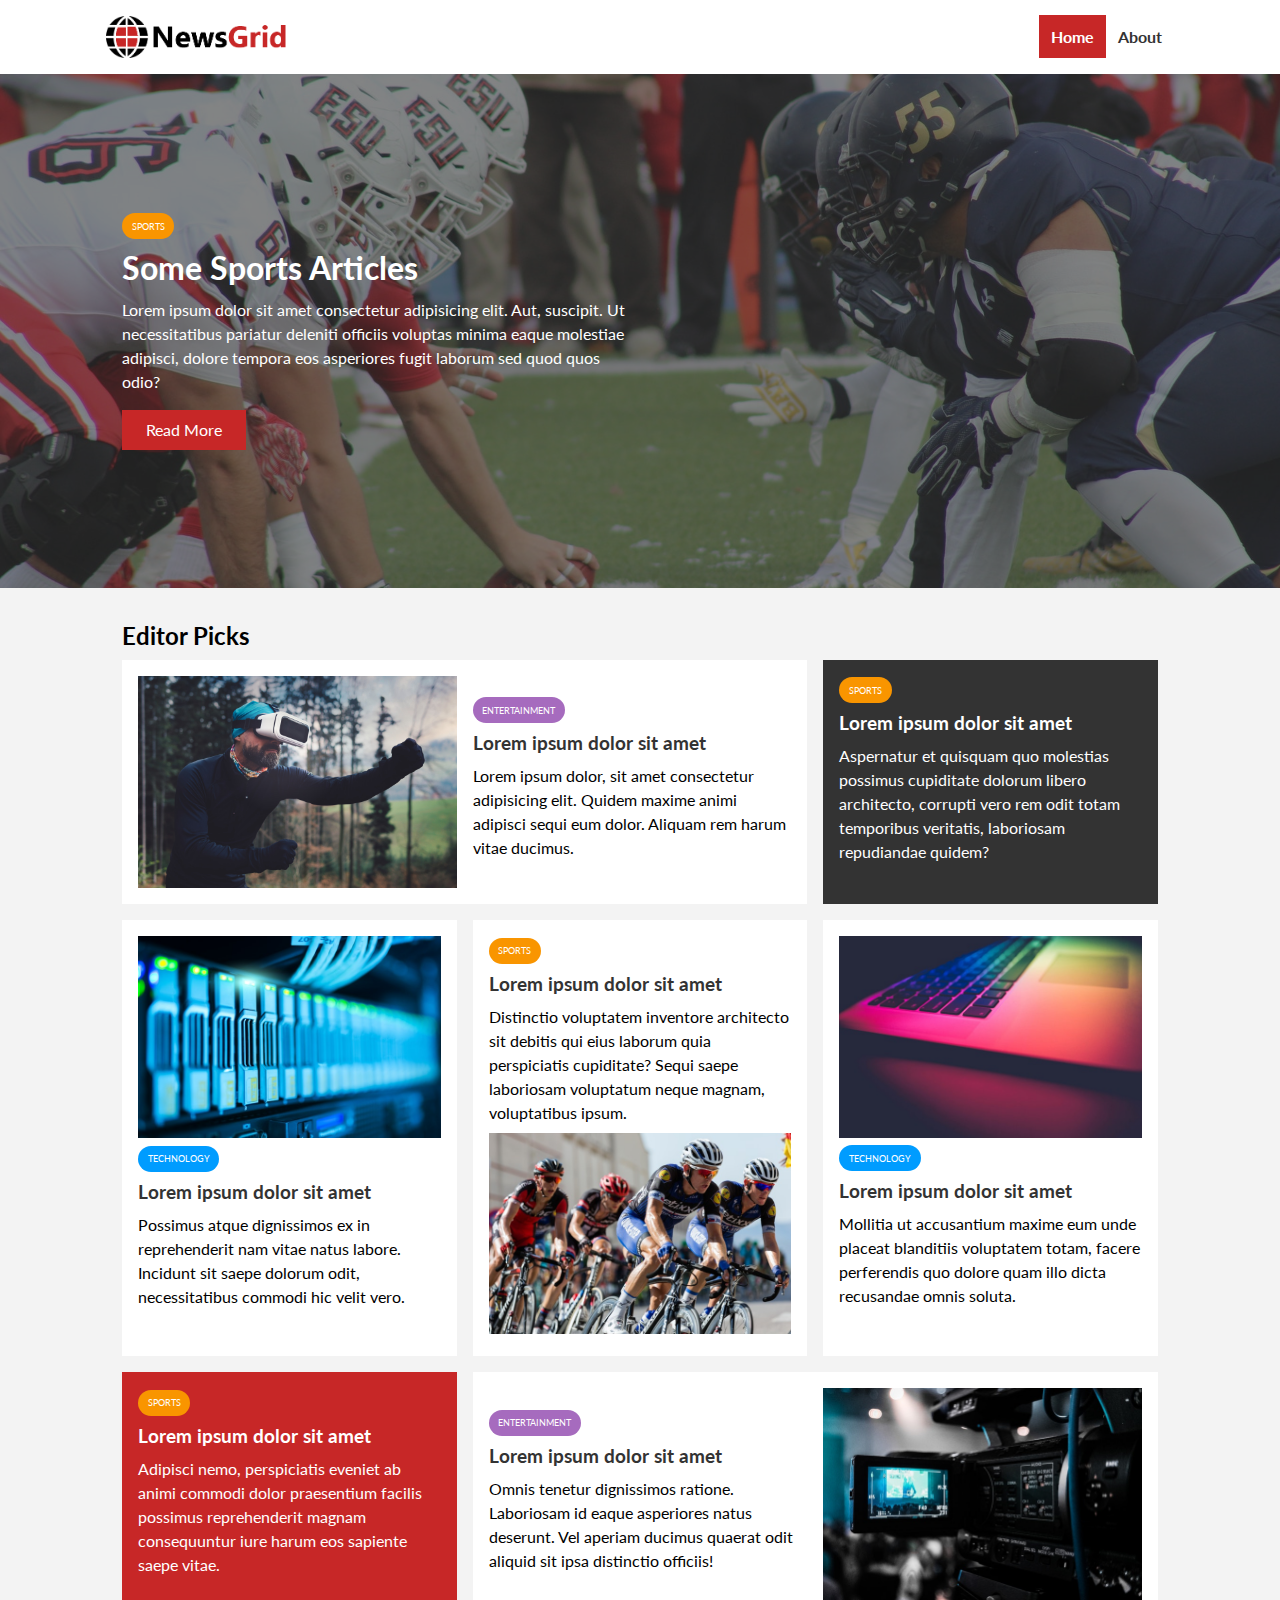
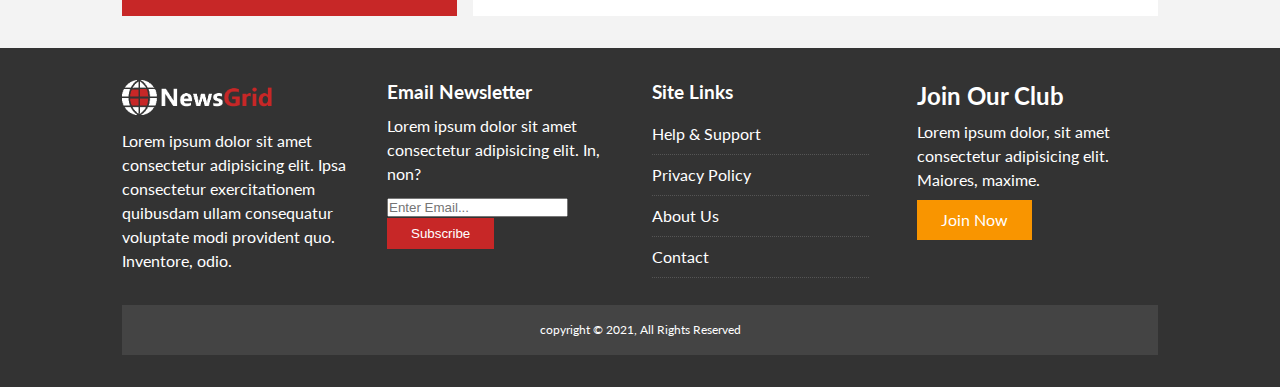
<file: index.html>
<!DOCTYPE html>
<html lang="en">
  <head>
    <meta charset="UTF-8" />
    <meta http-equiv="X-UA-Compatible" content="IE=edge" />
    <meta name="viewport" content="width=device-width, initial-scale=1.0" />

    <link
      rel="stylesheet"
      href="https://use.fontawesome.com/releases/v5.6.3/css/all.css"
      integrity="sha384-UHRtZLI+pbxtHCWp1t77Bi1L4ZtiqrqD80Kn4Z8NTSRyMA2Fd33n5dQ8lWUE00s/"
      crossorigin="anonymous"
    />
    <link
      href="https://fonts.googleapis.com/css?family=Lato|Staatliches"
      rel="stylesheet"
    />
    <link rel="stylesheet" href="css/style.css" />
    <link
      rel="stylesheet"
      media="screen and(max-width: 768px)"
      href="css/mobile.css"
    />

    <!-- tool.dynamicdrive.com/favicon -->
    <link rel="shortcut icon" href="image/x-icon" href="favicon.ico" />

    <title>NewsGrid | Latest News</title>
  </head>
  <body>
    <!-- navbar created using grid instead of flex - an example of flex navbar is in chapter 7 edgeledger website -->

    <!-- #main-nav>.container>img[src="img/logo.png" alt="NewsGrid"].logo+.social>a[href="http://facebook.com" target="_blank"]>i.fab.fa-facebook.fa-2x -->

    <nav id="main-nav">
      <!-- container is the actual grid item -->
      <div class="container">
        <img src="img/logo.png" alt="NewsGrid" class="logo" />
        <div class="social">
          <a href="http://facebook.com" target="_blank"
            ><i class="fab fa-facebook fa-2x"></i
          ></a>
          <a href="http://twitter.com" target="_blank"
            ><i class="fab fa-twitter fa-2x"></i
          ></a>
          <a href="http://instagram.com" target="_blank"
            ><i class="fab fa-instagram fa-2x"></i
          ></a>
          <a href="http://youtube.com" target="_blank"
            ><i class="fab fa-youtube fa-2x"></i
          ></a>
        </div>
        <!-- ul>li*2>a.current[href="index.html"]{Home} -->
        <ul>
          <li><a href="index.html" class="current">Home</a></li>
          <li><a href="about.html">About</a></li>
        </ul>
      </div>
    </nav>

    <!-- Showcase -->

    <!-- header#showcase>.container>.showcase-container>.showcase-content>.category.category-sports{Sports}+h1{SomeSports Articles}+(p>lorem30)+a[href="article.html"].btn.btn-primary{Read More} -->
    <header id="showcase">
      <div class="container">
        <!-- going to have only one grid item. normally flex would be used for this -->
        <div class="showcase-container">
          <div class="showcase-content">
            <div class="category category-sports">Sports</div>
            <h1>Some Sports Articles</h1>
            <p>
              Lorem ipsum dolor sit amet consectetur adipisicing elit. Aut,
              suscipit. Ut necessitatibus pariatur deleniti officiis voluptas
              minima eaque molestiae adipisci, dolore tempora eos asperiores
              fugit laborum sed quod quos odio?
            </p>
            <a href="article.html" class="btn btn-primary">Read More</a>
          </div>
        </div>
      </div>
    </header>

    <!-- Home Articles -->

    <!-- section#home-articles.py-2>.container>h2{Editor Picks}+.articles-container>(article.card>img[src="img/articles/ent1.jpg"alt=""]+div>.category.category-ent{Entertainment}+(h3>a[href="article.html"]{Lorem ipsum dolor sit amet})+p>lorem20)*7 -->
    <section id="home-articles" class="py-2">
      <div class="container">
        <h2>Editor Picks</h2>
        <div class="articles-container">
          <article class="card">
            <img src="img/articles/ent1.jpg" alt="" />
            <div>
              <div class="category category-ent">Entertainment</div>
              <h3><a href="article.html">Lorem ipsum dolor sit amet</a></h3>
              <p>
                Lorem ipsum dolor, sit amet consectetur adipisicing elit. Quidem
                maxime animi adipisci sequi eum dolor. Aliquam rem harum vitae
                ducimus.
              </p>
            </div>
          </article>
          <article class="card bg-dark">
            <div class="category category-sports">Sports</div>
            <h3><a href="article.html">Lorem ipsum dolor sit amet</a></h3>
            <p>
              Aspernatur et quisquam quo molestias possimus cupiditate dolorum
              libero architecto, corrupti vero rem odit totam temporibus
              veritatis, laboriosam repudiandae quidem?
            </p>
          </article>
          <article class="card">
            <img src="img/articles/tech1.jpg" alt="" />
            <div class="category category-tech">Technology</div>
            <h3><a href="article.html">Lorem ipsum dolor sit amet</a></h3>
            <p>
              Possimus atque dignissimos ex in reprehenderit nam vitae natus
              labore. Incidunt sit saepe dolorum odit, necessitatibus commodi
              hic velit vero.
            </p>
          </article>
          <article class="card">
            <div class="category category-sports">Sports</div>
            <h3><a href="article.html">Lorem ipsum dolor sit amet</a></h3>
            <p>
              Distinctio voluptatem inventore architecto sit debitis qui eius
              laborum quia perspiciatis cupiditate? Sequi saepe laboriosam
              voluptatum neque magnam, voluptatibus ipsum.
            </p>
            <img src="img/articles/sports1.jpg" alt="" />
          </article>
          <article class="card">
            <img src="img/articles/tech2.jpg" alt="" />
            <div>
              <div class="category category-tech">Technology</div>
              <h3><a href="article.html">Lorem ipsum dolor sit amet</a></h3>
              <p>
                Mollitia ut accusantium maxime eum unde placeat blanditiis
                voluptatem totam, facere perferendis quo dolore quam illo dicta
                recusandae omnis soluta.
              </p>
            </div>
          </article>
          <article class="card bg-primary">
            <div class="category category-sports">Sports</div>
            <h3><a href="article.html">Lorem ipsum dolor sit amet</a></h3>
            <p>
              Adipisci nemo, perspiciatis eveniet ab animi commodi dolor
              praesentium facilis possimus reprehenderit magnam consequuntur
              iure harum eos sapiente saepe vitae.
            </p>
          </article>
          <article class="card">
            <div>
              <div class="category category-ent">Entertainment</div>
              <h3><a href="article.html">Lorem ipsum dolor sit amet</a></h3>
              <p>
                Omnis tenetur dignissimos ratione. Laboriosam id eaque
                asperiores natus deserunt. Vel aperiam ducimus quaerat odit
                aliquid sit ipsa distinctio officiis!
              </p>
            </div>
            <img src="img/articles/ent2.jpg" alt="" />
          </article>
        </div>
      </div>
    </section>

    <footer id="main-footer" class="py-2">
      <div class="container footer-container">
        <div>
          <img src="img/logo_light.png" alt="NewsGrid" />
          <p>
            Lorem ipsum dolor sit amet consectetur adipisicing elit. Ipsa
            consectetur exercitationem quibusdam ullam consequatur voluptate
            modi provident quo. Inventore, odio.
          </p>
        </div>
        <div>
          <h3>Email Newsletter</h3>
          <p>
            Lorem ipsum dolor sit amet consectetur adipisicing elit. In, non?
          </p>
          <form name="contact" method="POST" data-netlify="true">
            <input type="email" name="email" placeholder="Enter Email..." />
            <input type="submit" value="Subscribe" class="btn btn-primary" />
          </form>
        </div>
        <div>
          <h3>Site Links</h3>
          <ul class="list">
            <li><a href="#">Help & Support</a></li>
            <li><a href="#">Privacy Policy</a></li>
            <li><a href="#">About Us</a></li>
            <li><a href="#">Contact</a></li>
          </ul>
        </div>
        <div>
          <h2>Join Our Club</h2>
          <p>
            Lorem ipsum dolor, sit amet consectetur adipisicing elit. Maiores,
            maxime.
          </p>
          <a href="#" class="btn btn-secondary">Join Now</a>
        </div>
        <div>
          <p>copyright &copy; 2021, All Rights Reserved</p>
        </div>
      </div>
    </footer>
  </body>
</html>
</file>
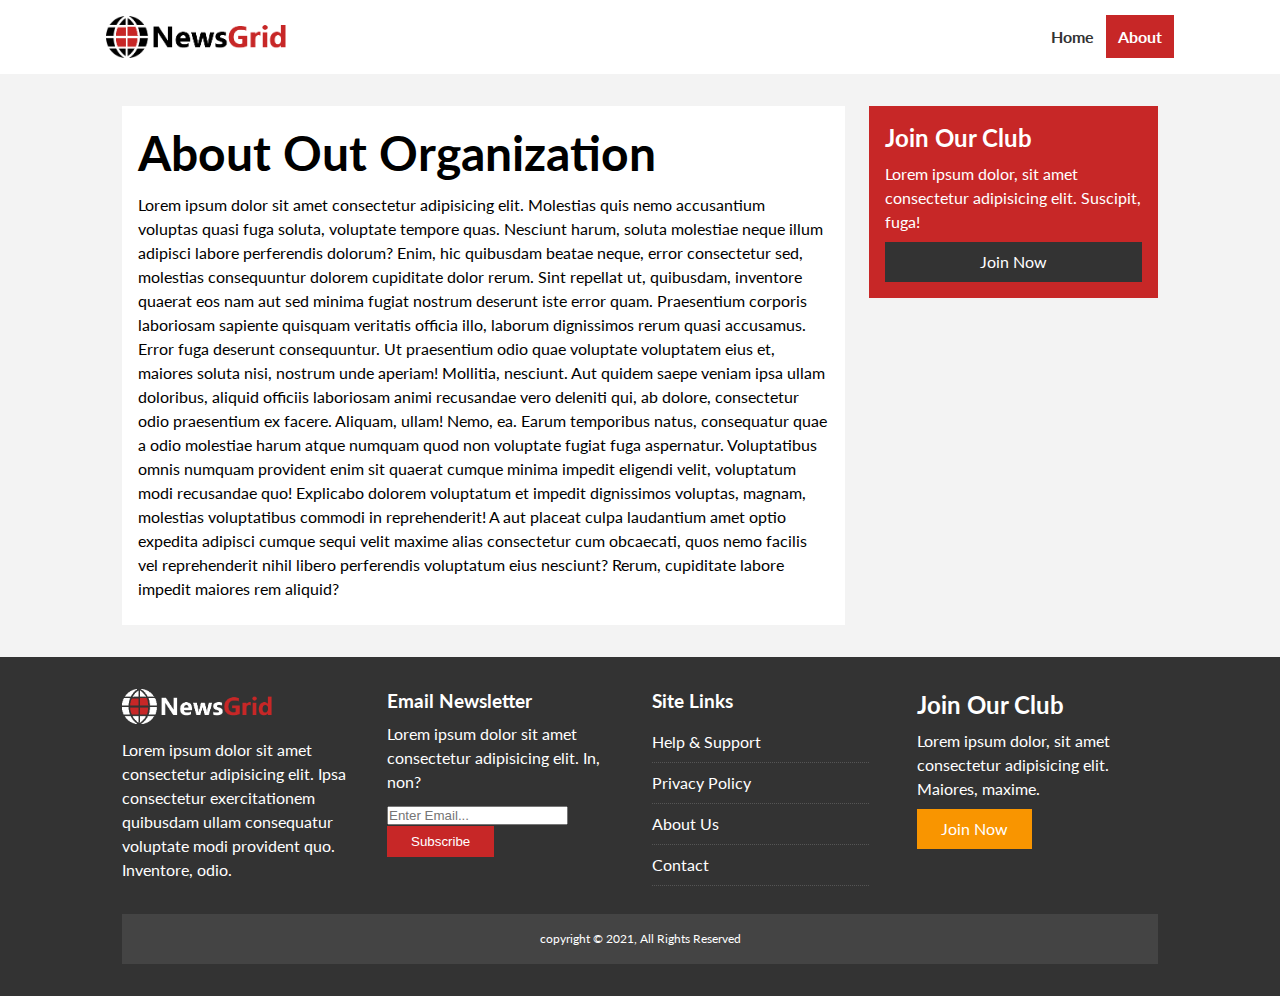
<file: about.html>
<!DOCTYPE html>
<html lang="en">
  <head>
    <meta charset="UTF-8" />
    <meta name="viewport" content="width=device-width, initial-scale=1.0" />
    <meta http-equiv="X-UA-Compatible" content="ie=edge" />
    <link
      rel="stylesheet"
      href="https://use.fontawesome.com/releases/v5.6.3/css/all.css"
      integrity="sha384-UHRtZLI+pbxtHCWp1t77Bi1L4ZtiqrqD80Kn4Z8NTSRyMA2Fd33n5dQ8lWUE00s/"
      crossorigin="anonymous"
    />
    <link
      href="https://fonts.googleapis.com/css?family=Lato|Staatliches"
      rel="stylesheet"
    />
    <link rel="stylesheet" href="css/style.css" />
    <link
      rel="stylesheet"
      media="screen and (max-width: 768px)"
      href="css/mobile.css"
    />
    <link rel="shortcut icon" type="image/x-icon" href="favicon.ico" />
    <title>NewsGrid | About</title>
  </head>
  <body>
    <nav id="main-nav">
      <div class="container">
        <img src="img/logo.png" alt="NewsGrid" class="logo" />
        <div class="social">
          <a href="http://facebook.com" target="_blank"
            ><i class="fab fa-facebook fa-2x"></i
          ></a>
          <a href="http://twitter.com" target="_blank"
            ><i class="fab fa-twitter fa-2x"></i
          ></a>
          <a href="http://instagram.com" target="_blank"
            ><i class="fab fa-instagram fa-2x"></i
          ></a>
          <a href="http://youtube.com" target="_blank"
            ><i class="fab fa-youtube fa-2x"></i
          ></a>
        </div>
        <ul>
          <li><a href="index.html">Home</a></li>
          <li><a class="current" href="about.html">About</a></li>
        </ul>
      </div>
    </nav>

    <section id="about">
      <div class="container">
        <div class="page-container">
          <article class="card">
            <h1 class="l-heading">About Out Organization</h1>
            <p>
              Lorem ipsum dolor sit amet consectetur adipisicing elit. Molestias
              quis nemo accusantium voluptas quasi fuga soluta, voluptate
              tempore quas. Nesciunt harum, soluta molestiae neque illum
              adipisci labore perferendis dolorum? Enim, hic quibusdam beatae
              neque, error consectetur sed, molestias consequuntur dolorem
              cupiditate dolor rerum. Sint repellat ut, quibusdam, inventore
              quaerat eos nam aut sed minima fugiat nostrum deserunt iste error
              quam. Praesentium corporis laboriosam sapiente quisquam veritatis
              officia illo, laborum dignissimos rerum quasi accusamus. Error
              fuga deserunt consequuntur. Ut praesentium odio quae voluptate
              voluptatem eius et, maiores soluta nisi, nostrum unde aperiam!
              Mollitia, nesciunt. Aut quidem saepe veniam ipsa ullam doloribus,
              aliquid officiis laboriosam animi recusandae vero deleniti qui, ab
              dolore, consectetur odio praesentium ex facere. Aliquam, ullam!
              Nemo, ea. Earum temporibus natus, consequatur quae a odio
              molestiae harum atque numquam quod non voluptate fugiat fuga
              aspernatur. Voluptatibus omnis numquam provident enim sit quaerat
              cumque minima impedit eligendi velit, voluptatum modi recusandae
              quo! Explicabo dolorem voluptatum et impedit dignissimos voluptas,
              magnam, molestias voluptatibus commodi in reprehenderit! A aut
              placeat culpa laudantium amet optio expedita adipisci cumque sequi
              velit maxime alias consectetur cum obcaecati, quos nemo facilis
              vel reprehenderit nihil libero perferendis voluptatum eius
              nesciunt? Rerum, cupiditate labore impedit maiores rem aliquid?
            </p>
          </article>

          <aside class="card bg-primary">
            <h2>Join Our Club</h2>
            <p>
              Lorem ipsum dolor, sit amet consectetur adipisicing elit.
              Suscipit, fuga!
            </p>
            <a href="#" class="btn btn-dark btn-block">Join Now</a>
          </aside>
        </div>
      </div>
    </section>

    <footer id="main-footer" class="py-2">
      <div class="container footer-container">
        <div>
          <img src="img/logo_light.png" alt="NewsGrid" />
          <p>
            Lorem ipsum dolor sit amet consectetur adipisicing elit. Ipsa
            consectetur exercitationem quibusdam ullam consequatur voluptate
            modi provident quo. Inventore, odio.
          </p>
        </div>
        <div>
          <h3>Email Newsletter</h3>
          <p>
            Lorem ipsum dolor sit amet consectetur adipisicing elit. In, non?
          </p>

          <form name="contact" method="POST" data-netlify="true">
            <input type="email" name="email" placeholder="Enter Email..." />
            <input type="submit" value="Subscribe" class="btn btn-primary" />
          </form>

          <!-- <form>
            <input type="email" placeholder="Enter Email..." />
            <input type="submit" value="Subscribe" class="btn btn-primary" />
          </form> -->
        </div>
        <div>
          <h3>Site Links</h3>
          <ul class="list">
            <li><a href="#">Help & Support</a></li>
            <li><a href="#">Privacy Policy</a></li>
            <li><a href="#">About Us</a></li>
            <li><a href="#">Contact</a></li>
          </ul>
        </div>
        <div>
          <h2>Join Our Club</h2>
          <p>
            Lorem ipsum dolor, sit amet consectetur adipisicing elit. Maiores,
            maxime.
          </p>
          <a href="#" class="btn btn-secondary">Join Now</a>
        </div>
        <div>
          <p>copyright &copy; 2021, All Rights Reserved</p>
        </div>
      </div>
    </footer>
  </body>
</html>
</file>
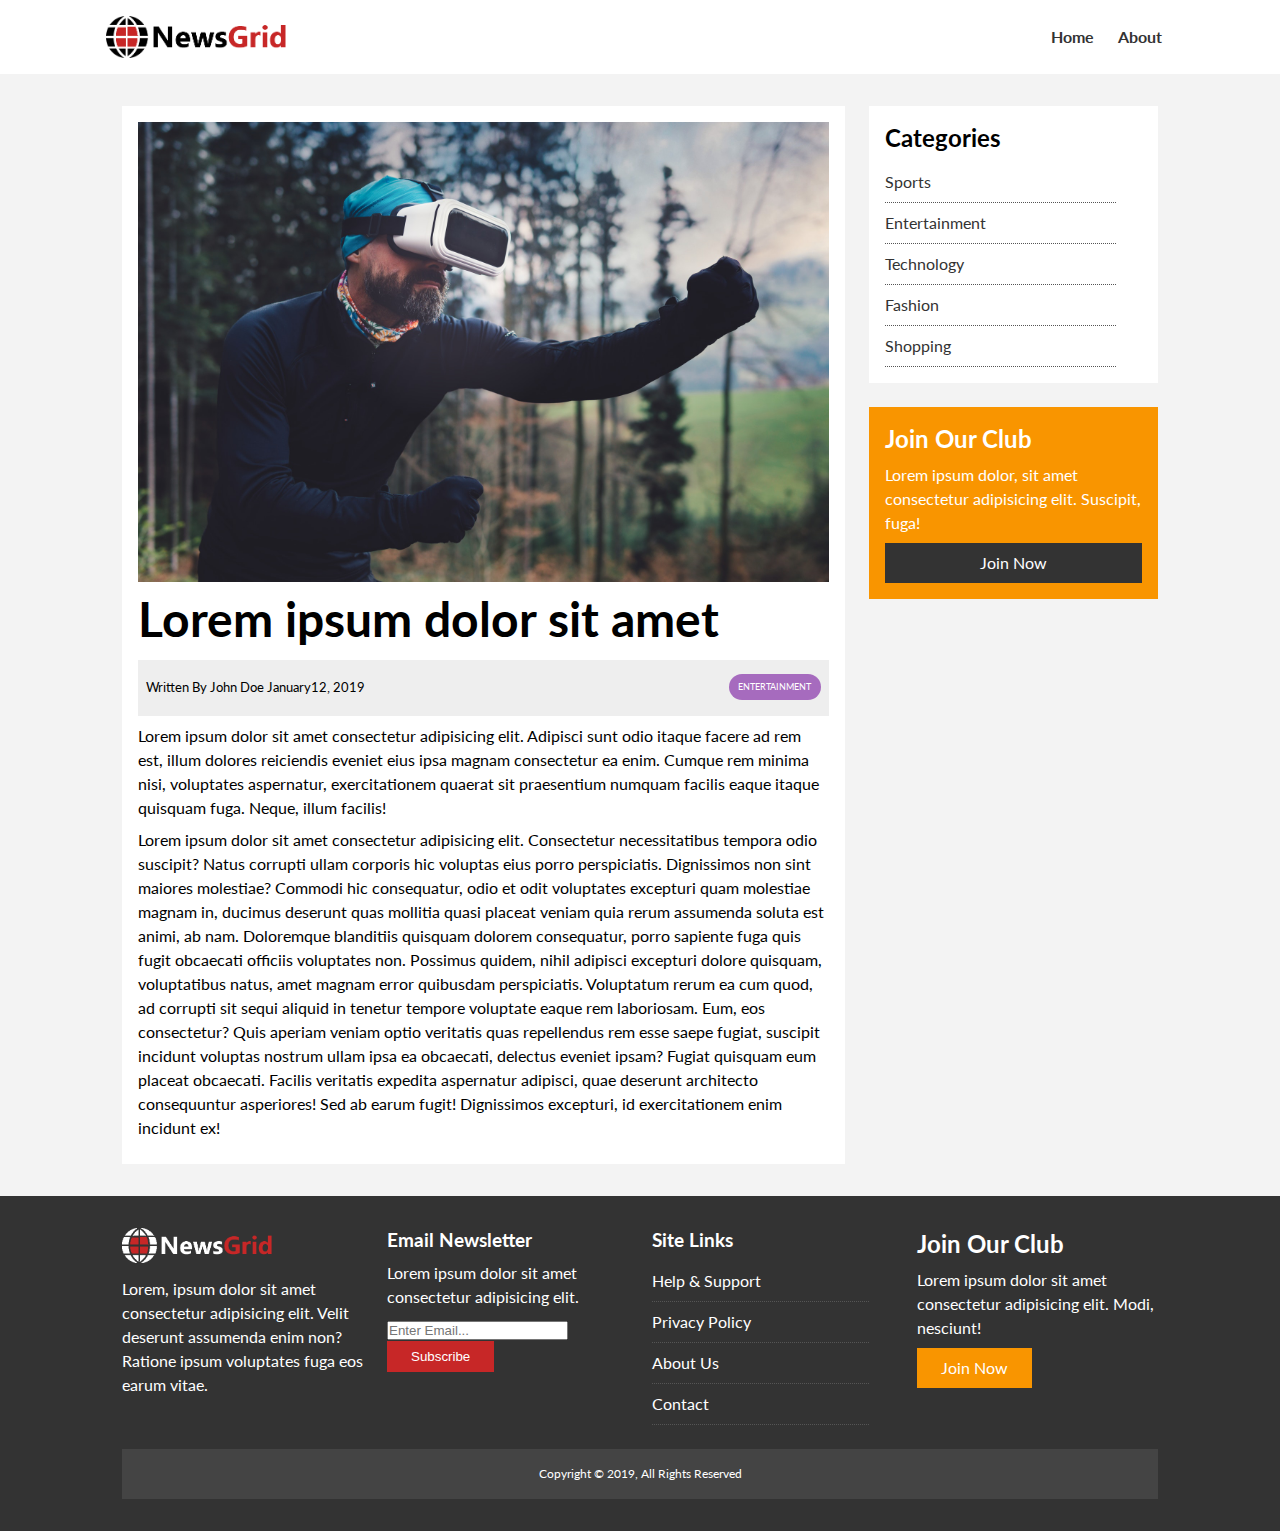
<file: article.html>
<!DOCTYPE html>
<html lang="en">
  <head>
    <meta charset="UTF-8" />
    <meta name="viewport" content="width=device-width, initial-scale=1.0" />
    <meta http-equiv="X-UA-Compatible" content="ie=edge" />
    <link
      rel="stylesheet"
      href="https://use.fontawesome.com/releases/v5.6.3/css/all.css"
      integrity="sha384-UHRtZLI+pbxtHCWp1t77Bi1L4ZtiqrqD80Kn4Z8NTSRyMA2Fd33n5dQ8lWUE00s/"
      crossorigin="anonymous"
    />
    <link
      href="https://fonts.googleapis.com/css?family=Lato|Staatliches"
      rel="stylesheet"
    />
    <link rel="stylesheet" href="css/style.css" />
    <link
      rel="stylesheet"
      media="screen and (max-width: 768px)"
      href="css/mobile.css"
    />
    <link rel="shortcut icon" type="image/x-icon" href="favicon.ico" />
    <title>NewsGrid | Latest News</title>
  </head>
  <body>
    <nav id="main-nav">
      <div class="container">
        <img src="img/logo.png" alt="NewsGrid" class="logo" />
        <div class="social">
          <a href="http://facebook.com" target="_blank"
            ><i class="fab fa-facebook fa-2x"></i
          ></a>
          <a href="http://twitter.com" target="_blank"
            ><i class="fab fa-twitter fa-2x"></i
          ></a>
          <a href="http://instagram.com" target="_blank"
            ><i class="fab fa-instagram fa-2x"></i
          ></a>
          <a href="http://youtube.com" target="_blank"
            ><i class="fab fa-youtube fa-2x"></i
          ></a>
        </div>
        <ul>
          <li><a href="index.html">Home</a></li>
          <li><a href="about.html">About</a></li>
        </ul>
      </div>
    </nav>

    <!-- this emmet shortcut did not include the asides -->
    <!-- section#article>.container>.page-container>article.card>img[src="img/articles/ent1.jpg"alt=""]+h1.l-heading{Lorem ipsum dolor sit amet}+(.meta>(small>(i.fas.fa-user){Written By John Doe January12, 2019})+(.category.category-ent{Entertainment}))+(p>lorem45)+(p>lorem150) -->
    <section id="article">
      <div class="container">
        <div class="page-container">
          <article class="card">
            <img src="img/articles/ent1.jpg" alt="" />
            <h1 class="l-heading">Lorem ipsum dolor sit amet</h1>
            <div class="meta">
              <small>
                <i class="fas fa-user"></i>Written By John Doe January12, 2019
              </small>
              <div class="category category-ent">Entertainment</div>
            </div>
            <p>
              Lorem ipsum dolor sit amet consectetur adipisicing elit. Adipisci
              sunt odio itaque facere ad rem est, illum dolores reiciendis
              eveniet eius ipsa magnam consectetur ea enim. Cumque rem minima
              nisi, voluptates aspernatur, exercitationem quaerat sit
              praesentium numquam facilis eaque itaque quisquam fuga. Neque,
              illum facilis!
            </p>
            <p>
              Lorem ipsum dolor sit amet consectetur adipisicing elit.
              Consectetur necessitatibus tempora odio suscipit? Natus corrupti
              ullam corporis hic voluptas eius porro perspiciatis. Dignissimos
              non sint maiores molestiae? Commodi hic consequatur, odio et odit
              voluptates excepturi quam molestiae magnam in, ducimus deserunt
              quas mollitia quasi placeat veniam quia rerum assumenda soluta est
              animi, ab nam. Doloremque blanditiis quisquam dolorem consequatur,
              porro sapiente fuga quis fugit obcaecati officiis voluptates non.
              Possimus quidem, nihil adipisci excepturi dolore quisquam,
              voluptatibus natus, amet magnam error quibusdam perspiciatis.
              Voluptatum rerum ea cum quod, ad corrupti sit sequi aliquid in
              tenetur tempore voluptate eaque rem laboriosam. Eum, eos
              consectetur? Quis aperiam veniam optio veritatis quas repellendus
              rem esse saepe fugiat, suscipit incidunt voluptas nostrum ullam
              ipsa ea obcaecati, delectus eveniet ipsam? Fugiat quisquam eum
              placeat obcaecati. Facilis veritatis expedita aspernatur adipisci,
              quae deserunt architecto consequuntur asperiores! Sed ab earum
              fugit! Dignissimos excepturi, id exercitationem enim incidunt ex!
            </p>
          </article>

          <!-- aside#categories.card>h2{Categories}+ul.list>(li>a[href="#"]>i.fas.fa-chevron-right)*5 -->
          <aside id="categories" class="card">
            <h2>Categories</h2>
            <ul class="list">
              <li>
                <a href="#"><i class="fas fa-chevron-right"></i> Sports</a>
              </li>
              <li>
                <a href="#"
                  ><i class="fas fa-chevron-right"></i> Entertainment</a
                >
              </li>
              <li>
                <a href="#"><i class="fas fa-chevron-right"></i> Technology</a>
              </li>
              <li>
                <a href="#"><i class="fas fa-chevron-right"></i> Fashion</a>
              </li>
              <li>
                <a href="#"><i class="fas fa-chevron-right"></i> Shopping</a>
              </li>
            </ul>
          </aside>

          <aside class="card bg-secondary">
            <h2>Join Our Club</h2>
            <p>
              Lorem ipsum dolor, sit amet consectetur adipisicing elit.
              Suscipit, fuga!
            </p>
            <a href="#" class="btn btn-dark btn-block">Join Now</a>
          </aside>
        </div>
      </div>
    </section>
    <!-- Footer -->
    <footer id="main-footer" class="py-2">
      <div class="container footer-container">
        <div>
          <img src="img/logo_light.png" alt="NewsGrid" />
          <p>
            Lorem, ipsum dolor sit amet consectetur adipisicing elit. Velit
            deserunt assumenda enim non? Ratione ipsum voluptates fuga eos earum
            vitae.
          </p>
        </div>
        <div>
          <h3>Email Newsletter</h3>
          <p>Lorem ipsum dolor sit amet consectetur adipisicing elit.</p>

          <form name="contact" method="POST" data-netlify="true">
            <input type="email" name="email" placeholder="Enter Email..." />
            <input type="submit" value="Subscribe" class="btn btn-primary" />
          </form>

          <!-- <form>
            <input type="email" placeholder="Enter Email..." />
            <input type="submit" value="Subscribe" class="btn btn-primary" />
          </form> -->
        </div>
        <div>
          <h3>Site Links</h3>
          <ul class="list">
            <li><a href="#">Help & Support</a></li>
            <li><a href="#">Privacy Policy</a></li>
            <li><a href="#">About Us</a></li>
            <li><a href="#">Contact</a></li>
          </ul>
        </div>
        <div>
          <h2>Join Our Club</h2>
          <p>
            Lorem ipsum dolor sit amet consectetur adipisicing elit. Modi,
            nesciunt!
          </p>
          <a href="#" class="btn btn-secondary">Join Now</a>
        </div>
        <div>
          <p>Copyright &copy; 2019, All Rights Reserved</p>
        </div>
      </div>
    </footer>
  </body>
</html>
</file>
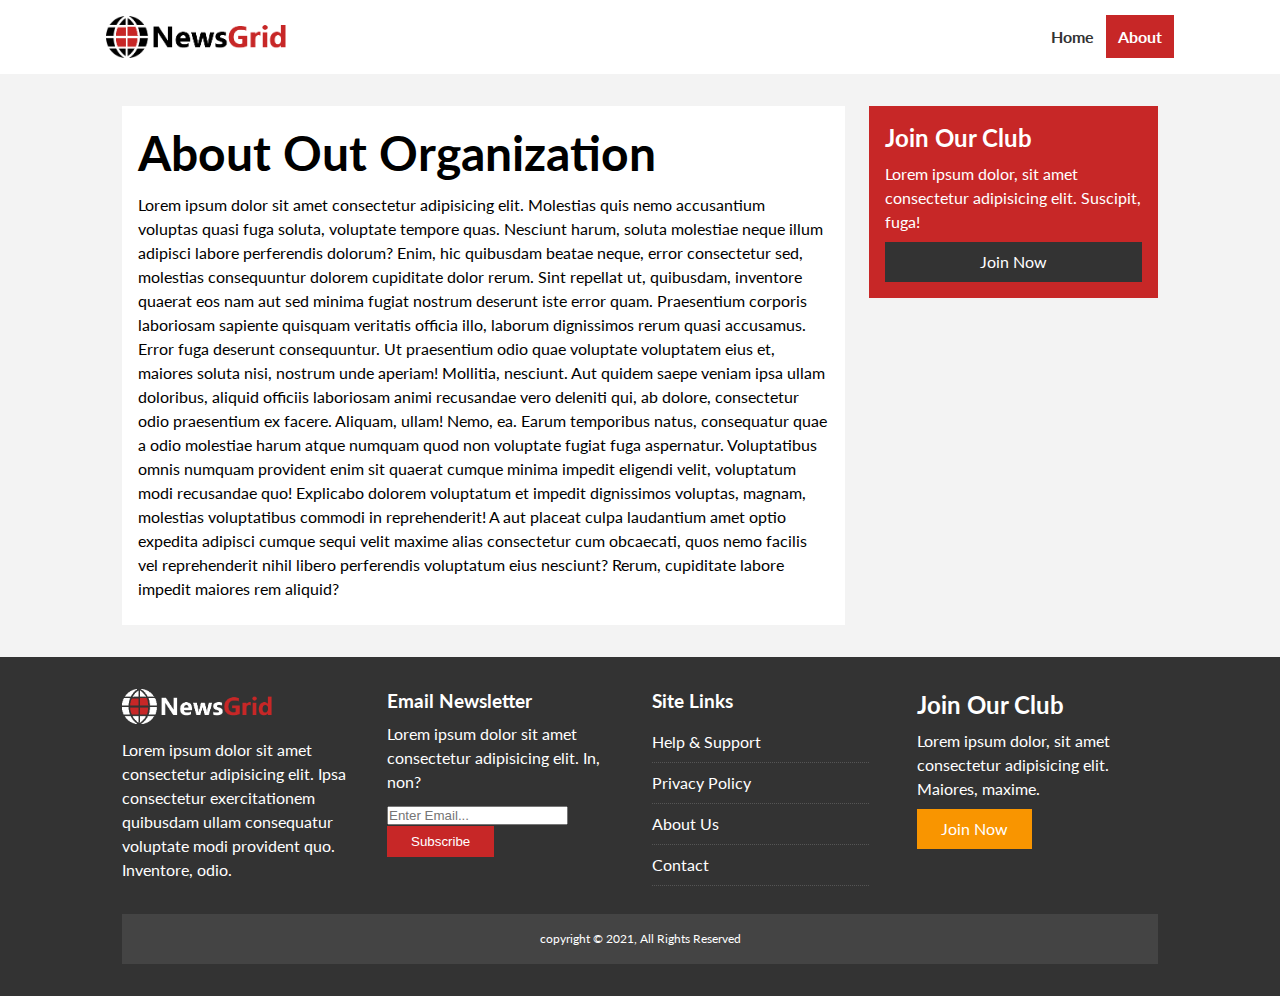
<file: my_about.html>
<!DOCTYPE html>
<html lang="en">
  <head>
    <meta charset="UTF-8" />
    <meta name="viewport" content="width=device-width, initial-scale=1.0" />
    <meta http-equiv="X-UA-Compatible" content="ie=edge" />
    <link
      rel="stylesheet"
      href="https://use.fontawesome.com/releases/v5.6.3/css/all.css"
      integrity="sha384-UHRtZLI+pbxtHCWp1t77Bi1L4ZtiqrqD80Kn4Z8NTSRyMA2Fd33n5dQ8lWUE00s/"
      crossorigin="anonymous"
    />
    <link
      href="https://fonts.googleapis.com/css?family=Lato|Staatliches"
      rel="stylesheet"
    />
    <link rel="stylesheet" href="css/my_style.css" />
    <link
      rel="stylesheet"
      media="screen and (max-width: 768px)"
      href="css/my_mobile.css"
    />
    <link rel="shortcut icon" type="image/x-icon" href="favicon.ico" />
    <title>NewsGrid | About</title>
  </head>
  <body>
    <nav id="main-nav">
      <div class="container">
        <img src="img/logo.png" alt="NewsGrid" class="logo" />
        <div class="social">
          <a href="http://facebook.com" target="_blank"
            ><i class="fab fa-facebook fa-2x"></i
          ></a>
          <a href="http://twitter.com" target="_blank"
            ><i class="fab fa-twitter fa-2x"></i
          ></a>
          <a href="http://instagram.com" target="_blank"
            ><i class="fab fa-instagram fa-2x"></i
          ></a>
          <a href="http://youtube.com" target="_blank"
            ><i class="fab fa-youtube fa-2x"></i
          ></a>
        </div>
        <ul>
          <li><a href="my_index.html">Home</a></li>
          <li><a class="current" href="my_about.html">About</a></li>
        </ul>
      </div>
    </nav>

    <section id="about">
      <div class="container">
        <div class="page-container">
          <article class="card">
            <h1 class="l-heading">About Out Organization</h1>
            <p>
              Lorem ipsum dolor sit amet consectetur adipisicing elit. Molestias
              quis nemo accusantium voluptas quasi fuga soluta, voluptate
              tempore quas. Nesciunt harum, soluta molestiae neque illum
              adipisci labore perferendis dolorum? Enim, hic quibusdam beatae
              neque, error consectetur sed, molestias consequuntur dolorem
              cupiditate dolor rerum. Sint repellat ut, quibusdam, inventore
              quaerat eos nam aut sed minima fugiat nostrum deserunt iste error
              quam. Praesentium corporis laboriosam sapiente quisquam veritatis
              officia illo, laborum dignissimos rerum quasi accusamus. Error
              fuga deserunt consequuntur. Ut praesentium odio quae voluptate
              voluptatem eius et, maiores soluta nisi, nostrum unde aperiam!
              Mollitia, nesciunt. Aut quidem saepe veniam ipsa ullam doloribus,
              aliquid officiis laboriosam animi recusandae vero deleniti qui, ab
              dolore, consectetur odio praesentium ex facere. Aliquam, ullam!
              Nemo, ea. Earum temporibus natus, consequatur quae a odio
              molestiae harum atque numquam quod non voluptate fugiat fuga
              aspernatur. Voluptatibus omnis numquam provident enim sit quaerat
              cumque minima impedit eligendi velit, voluptatum modi recusandae
              quo! Explicabo dolorem voluptatum et impedit dignissimos voluptas,
              magnam, molestias voluptatibus commodi in reprehenderit! A aut
              placeat culpa laudantium amet optio expedita adipisci cumque sequi
              velit maxime alias consectetur cum obcaecati, quos nemo facilis
              vel reprehenderit nihil libero perferendis voluptatum eius
              nesciunt? Rerum, cupiditate labore impedit maiores rem aliquid?
            </p>
          </article>

          <aside class="card bg-primary">
            <h2>Join Our Club</h2>
            <p>
              Lorem ipsum dolor, sit amet consectetur adipisicing elit.
              Suscipit, fuga!
            </p>
            <a href="#" class="btn btn-dark btn-block">Join Now</a>
          </aside>
        </div>
      </div>
    </section>

    <footer id="main-footer" class="py-2">
      <div class="container footer-container">
        <div>
          <img src="img/logo_light.png" alt="NewsGrid" />
          <p>
            Lorem ipsum dolor sit amet consectetur adipisicing elit. Ipsa
            consectetur exercitationem quibusdam ullam consequatur voluptate
            modi provident quo. Inventore, odio.
          </p>
        </div>
        <div>
          <h3>Email Newsletter</h3>
          <p>
            Lorem ipsum dolor sit amet consectetur adipisicing elit. In, non?
          </p>
          <form>
            <input type="email" placeholder="Enter Email..." />
            <input type="submit" value="Subscribe" class="btn btn-primary" />
          </form>
        </div>
        <div>
          <h3>Site Links</h3>
          <ul class="list">
            <li><a href="#">Help & Support</a></li>
            <li><a href="#">Privacy Policy</a></li>
            <li><a href="#">About Us</a></li>
            <li><a href="#">Contact</a></li>
          </ul>
        </div>
        <div>
          <h2>Join Our Club</h2>
          <p>
            Lorem ipsum dolor, sit amet consectetur adipisicing elit. Maiores,
            maxime.
          </p>
          <a href="#" class="btn btn-secondary">Join Now</a>
        </div>
        <div>
          <p>copyright &copy; 2021, All Rights Reserved</p>
        </div>
      </div>
    </footer>
  </body>
</html>
</file>
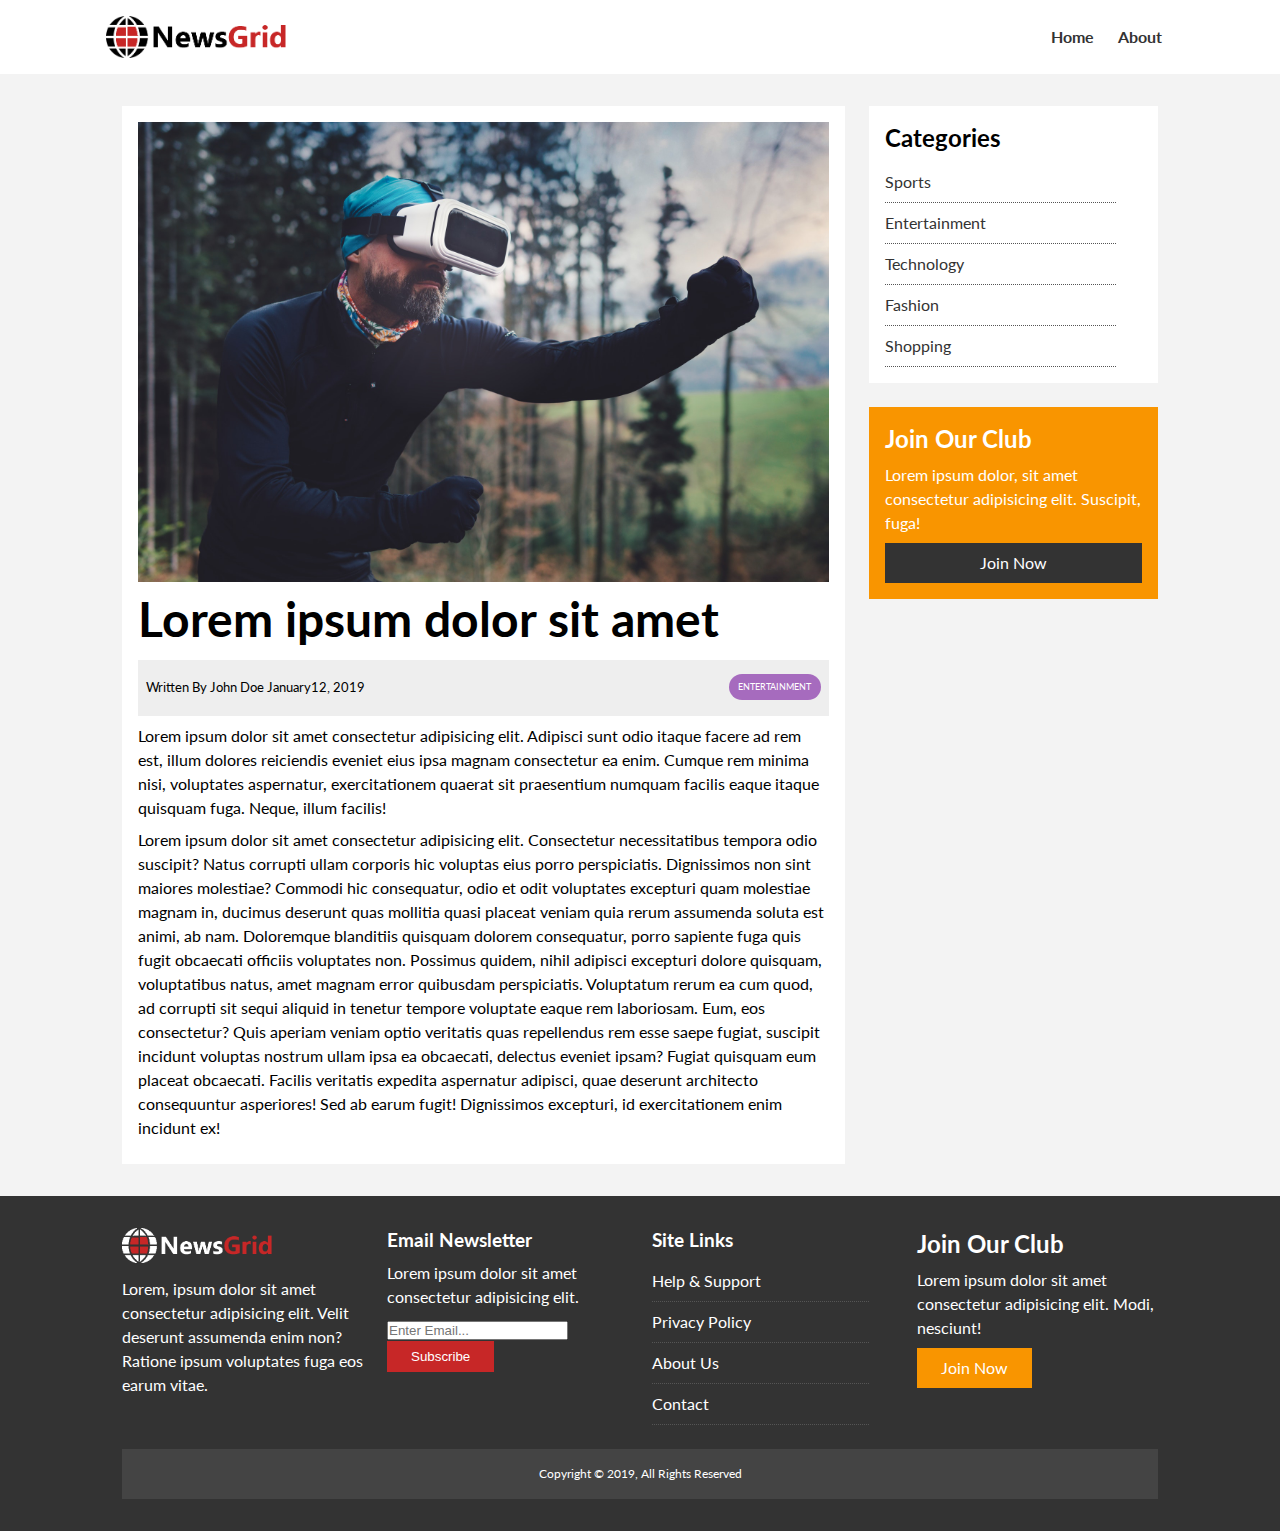
<file: my_article.html>
<!DOCTYPE html>
<html lang="en">
  <head>
    <meta charset="UTF-8" />
    <meta name="viewport" content="width=device-width, initial-scale=1.0" />
    <meta http-equiv="X-UA-Compatible" content="ie=edge" />
    <link
      rel="stylesheet"
      href="https://use.fontawesome.com/releases/v5.6.3/css/all.css"
      integrity="sha384-UHRtZLI+pbxtHCWp1t77Bi1L4ZtiqrqD80Kn4Z8NTSRyMA2Fd33n5dQ8lWUE00s/"
      crossorigin="anonymous"
    />
    <link
      href="https://fonts.googleapis.com/css?family=Lato|Staatliches"
      rel="stylesheet"
    />
    <link rel="stylesheet" href="css/my_style.css" />
    <link
      rel="stylesheet"
      media="screen and (max-width: 768px)"
      href="css/my_mobile.css"
    />
    <link rel="shortcut icon" type="image/x-icon" href="favicon.ico" />
    <title>NewsGrid | Latest News</title>
  </head>
  <body>
    <nav id="main-nav">
      <div class="container">
        <img src="img/logo.png" alt="NewsGrid" class="logo" />
        <div class="social">
          <a href="http://facebook.com" target="_blank"
            ><i class="fab fa-facebook fa-2x"></i
          ></a>
          <a href="http://twitter.com" target="_blank"
            ><i class="fab fa-twitter fa-2x"></i
          ></a>
          <a href="http://instagram.com" target="_blank"
            ><i class="fab fa-instagram fa-2x"></i
          ></a>
          <a href="http://youtube.com" target="_blank"
            ><i class="fab fa-youtube fa-2x"></i
          ></a>
        </div>
        <ul>
          <li><a href="my_index.html">Home</a></li>
          <li><a href="my_about.html">About</a></li>
        </ul>
      </div>
    </nav>

    <!-- this emmet shortcut did not include the asides -->
    <!-- section#article>.container>.page-container>article.card>img[src="img/articles/ent1.jpg"alt=""]+h1.l-heading{Lorem ipsum dolor sit amet}+(.meta>(small>(i.fas.fa-user){Written By John Doe January12, 2019})+(.category.category-ent{Entertainment}))+(p>lorem45)+(p>lorem150) -->
    <section id="article">
      <div class="container">
        <div class="page-container">
          <article class="card">
            <img src="img/articles/ent1.jpg" alt="" />
            <h1 class="l-heading">Lorem ipsum dolor sit amet</h1>
            <div class="meta">
              <small>
                <i class="fas fa-user"></i>Written By John Doe January12, 2019
              </small>
              <div class="category category-ent">Entertainment</div>
            </div>
            <p>
              Lorem ipsum dolor sit amet consectetur adipisicing elit. Adipisci
              sunt odio itaque facere ad rem est, illum dolores reiciendis
              eveniet eius ipsa magnam consectetur ea enim. Cumque rem minima
              nisi, voluptates aspernatur, exercitationem quaerat sit
              praesentium numquam facilis eaque itaque quisquam fuga. Neque,
              illum facilis!
            </p>
            <p>
              Lorem ipsum dolor sit amet consectetur adipisicing elit.
              Consectetur necessitatibus tempora odio suscipit? Natus corrupti
              ullam corporis hic voluptas eius porro perspiciatis. Dignissimos
              non sint maiores molestiae? Commodi hic consequatur, odio et odit
              voluptates excepturi quam molestiae magnam in, ducimus deserunt
              quas mollitia quasi placeat veniam quia rerum assumenda soluta est
              animi, ab nam. Doloremque blanditiis quisquam dolorem consequatur,
              porro sapiente fuga quis fugit obcaecati officiis voluptates non.
              Possimus quidem, nihil adipisci excepturi dolore quisquam,
              voluptatibus natus, amet magnam error quibusdam perspiciatis.
              Voluptatum rerum ea cum quod, ad corrupti sit sequi aliquid in
              tenetur tempore voluptate eaque rem laboriosam. Eum, eos
              consectetur? Quis aperiam veniam optio veritatis quas repellendus
              rem esse saepe fugiat, suscipit incidunt voluptas nostrum ullam
              ipsa ea obcaecati, delectus eveniet ipsam? Fugiat quisquam eum
              placeat obcaecati. Facilis veritatis expedita aspernatur adipisci,
              quae deserunt architecto consequuntur asperiores! Sed ab earum
              fugit! Dignissimos excepturi, id exercitationem enim incidunt ex!
            </p>
          </article>

          <!-- aside#categories.card>h2{Categories}+ul.list>(li>a[href="#"]>i.fas.fa-chevron-right)*5 -->
          <aside id="categories" class="card">
            <h2>Categories</h2>
            <ul class="list">
              <li>
                <a href="#"><i class="fas fa-chevron-right"></i> Sports</a>
              </li>
              <li>
                <a href="#"
                  ><i class="fas fa-chevron-right"></i> Entertainment</a
                >
              </li>
              <li>
                <a href="#"><i class="fas fa-chevron-right"></i> Technology</a>
              </li>
              <li>
                <a href="#"><i class="fas fa-chevron-right"></i> Fashion</a>
              </li>
              <li>
                <a href="#"><i class="fas fa-chevron-right"></i> Shopping</a>
              </li>
            </ul>
          </aside>

          <aside class="card bg-secondary">
            <h2>Join Our Club</h2>
            <p>
              Lorem ipsum dolor, sit amet consectetur adipisicing elit.
              Suscipit, fuga!
            </p>
            <a href="#" class="btn btn-dark btn-block">Join Now</a>
          </aside>
        </div>
      </div>
    </section>
    <!-- Footer -->
    <footer id="main-footer" class="py-2">
      <div class="container footer-container">
        <div>
          <img src="img/logo_light.png" alt="NewsGrid" />
          <p>
            Lorem, ipsum dolor sit amet consectetur adipisicing elit. Velit
            deserunt assumenda enim non? Ratione ipsum voluptates fuga eos earum
            vitae.
          </p>
        </div>
        <div>
          <h3>Email Newsletter</h3>
          <p>Lorem ipsum dolor sit amet consectetur adipisicing elit.</p>
          <form>
            <input type="email" placeholder="Enter Email..." />
            <input type="submit" value="Subscribe" class="btn btn-primary" />
          </form>
        </div>
        <div>
          <h3>Site Links</h3>
          <ul class="list">
            <li><a href="#">Help & Support</a></li>
            <li><a href="#">Privacy Policy</a></li>
            <li><a href="#">About Us</a></li>
            <li><a href="#">Contact</a></li>
          </ul>
        </div>
        <div>
          <h2>Join Our Club</h2>
          <p>
            Lorem ipsum dolor sit amet consectetur adipisicing elit. Modi,
            nesciunt!
          </p>
          <a href="#" class="btn btn-secondary">Join Now</a>
        </div>
        <div>
          <p>Copyright &copy; 2019, All Rights Reserved</p>
        </div>
      </div>
    </footer>
  </body>
</html>
</file>
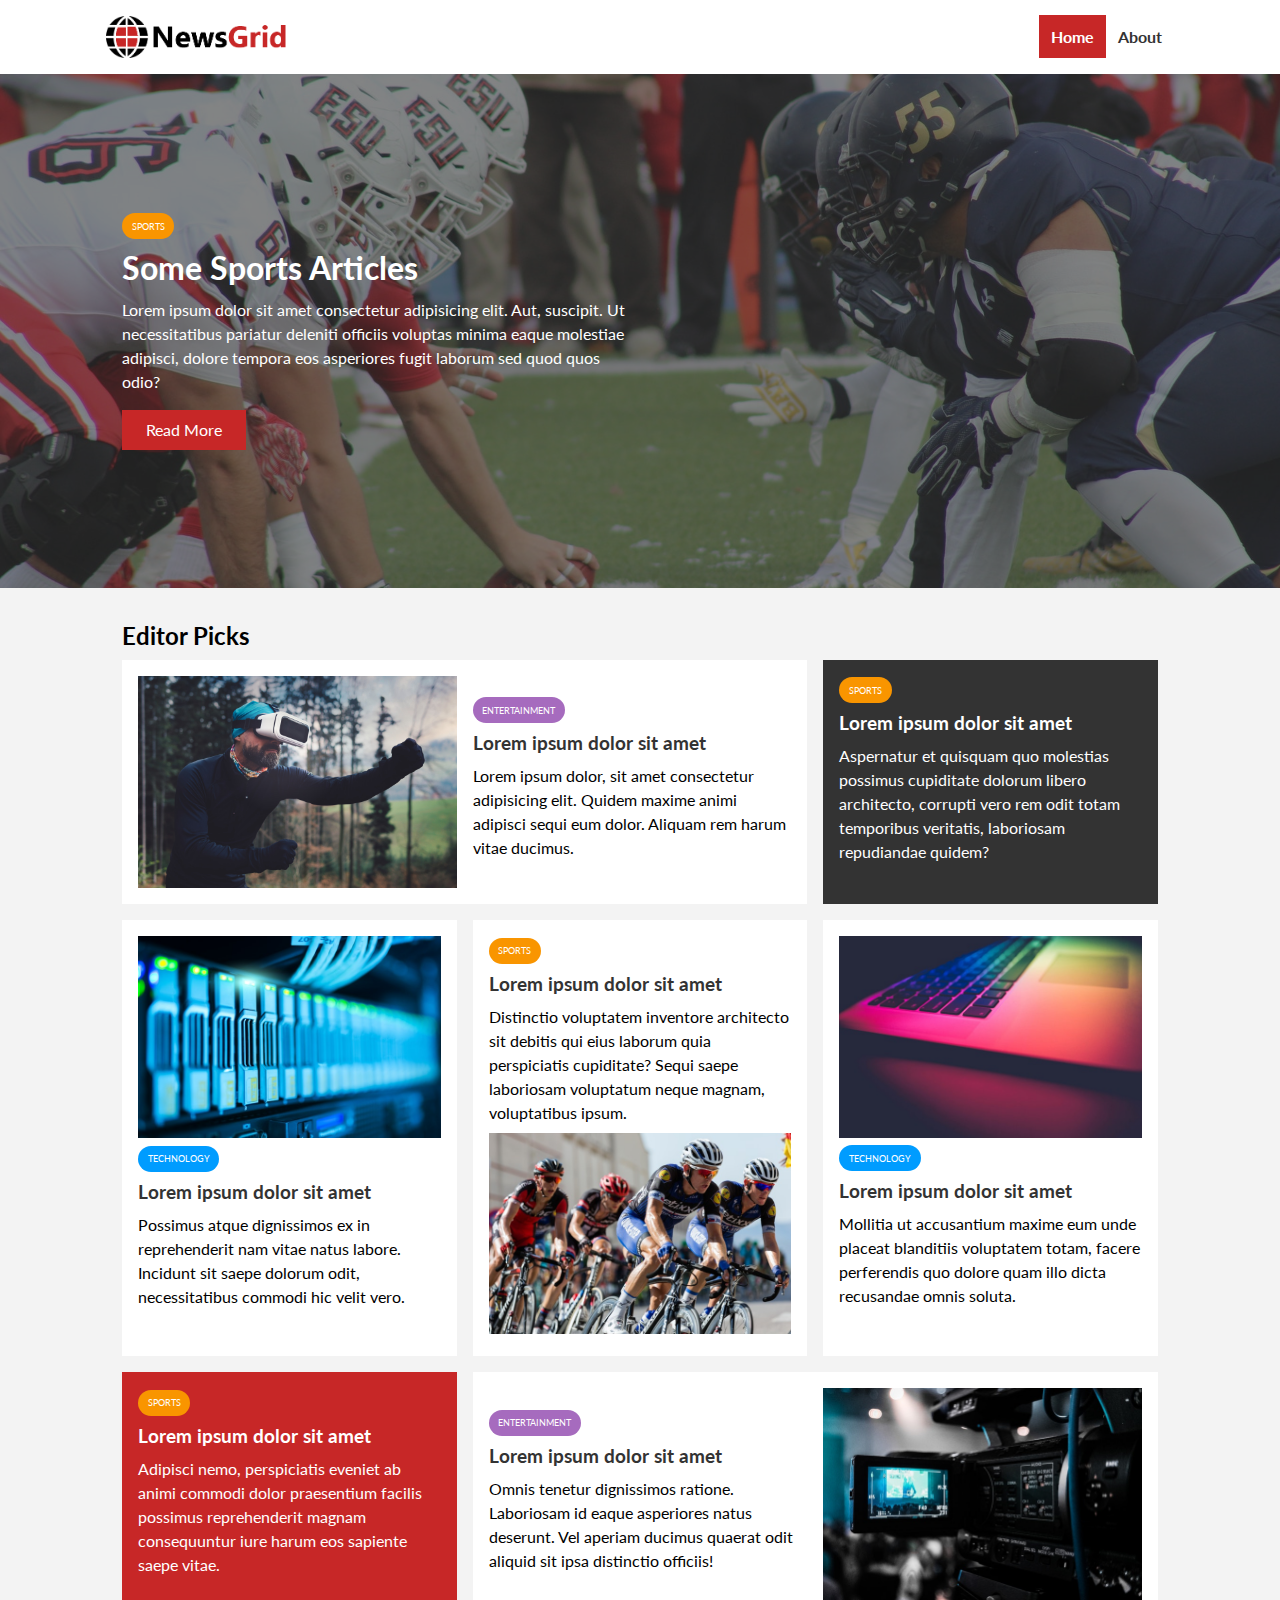
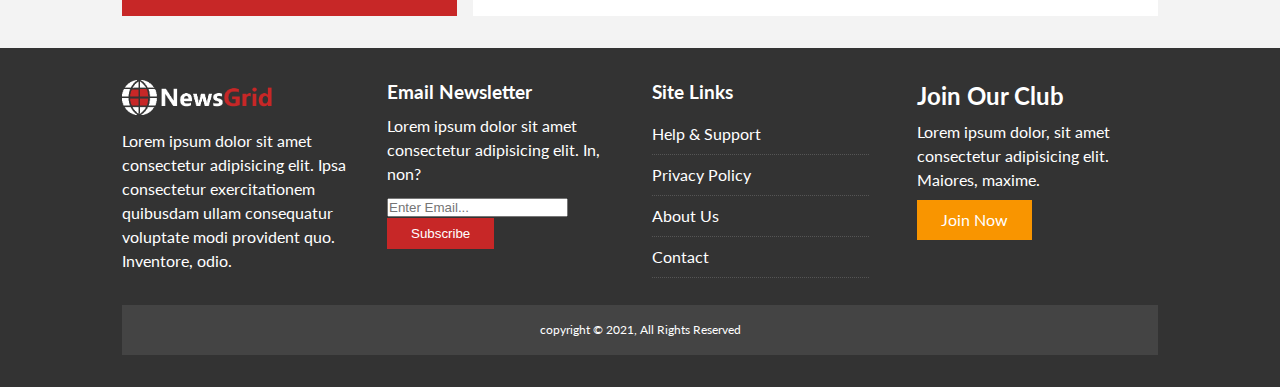
<file: my_index.html>
<!DOCTYPE html>
<html lang="en">
  <head>
    <meta charset="UTF-8" />
    <meta http-equiv="X-UA-Compatible" content="IE=edge" />
    <meta name="viewport" content="width=device-width, initial-scale=1.0" />

    <link
      rel="stylesheet"
      href="https://use.fontawesome.com/releases/v5.6.3/css/all.css"
      integrity="sha384-UHRtZLI+pbxtHCWp1t77Bi1L4ZtiqrqD80Kn4Z8NTSRyMA2Fd33n5dQ8lWUE00s/"
      crossorigin="anonymous"
    />
    <link
      href="https://fonts.googleapis.com/css?family=Lato|Staatliches"
      rel="stylesheet"
    />
    <link rel="stylesheet" href="css/my_style.css" />
    <link
      rel="stylesheet"
      media="screen and(max-width: 768px)"
      href="css/my_mobile.css"
    />

    <!-- tool.dynamicdrive.com/favicon -->
    <link rel="shortcut icon" href="image/x-icon" href="favicon.ico" />

    <title>NewsGrid | Latest News</title>
  </head>
  <body>
    <!-- navbar created using grid instead of flex - an example of flex navbar is in chapter 7 edgeledger website -->

    <!-- #main-nav>.container>img[src="img/logo.png" alt="NewsGrid"].logo+.social>a[href="http://facebook.com" target="_blank"]>i.fab.fa-facebook.fa-2x -->

    <nav id="main-nav">
      <!-- container is the actual grid item -->
      <div class="container">
        <img src="img/logo.png" alt="NewsGrid" class="logo" />
        <div class="social">
          <a href="http://facebook.com" target="_blank"
            ><i class="fab fa-facebook fa-2x"></i
          ></a>
          <a href="http://twitter.com" target="_blank"
            ><i class="fab fa-twitter fa-2x"></i
          ></a>
          <a href="http://instagram.com" target="_blank"
            ><i class="fab fa-instagram fa-2x"></i
          ></a>
          <a href="http://youtube.com" target="_blank"
            ><i class="fab fa-youtube fa-2x"></i
          ></a>
        </div>
        <!-- ul>li*2>a.current[href="index.html"]{Home} -->
        <ul>
          <li><a href="my_index.html" class="current">Home</a></li>
          <li><a href="my_about.html">About</a></li>
        </ul>
      </div>
    </nav>

    <!-- Showcase -->

    <!-- header#showcase>.container>.showcase-container>.showcase-content>.category.category-sports{Sports}+h1{SomeSports Articles}+(p>lorem30)+a[href="article.html"].btn.btn-primary{Read More} -->
    <header id="showcase">
      <div class="container">
        <!-- going to have only one grid item. normally flex would be used for this -->
        <div class="showcase-container">
          <div class="showcase-content">
            <div class="category category-sports">Sports</div>
            <h1>Some Sports Articles</h1>
            <p>
              Lorem ipsum dolor sit amet consectetur adipisicing elit. Aut,
              suscipit. Ut necessitatibus pariatur deleniti officiis voluptas
              minima eaque molestiae adipisci, dolore tempora eos asperiores
              fugit laborum sed quod quos odio?
            </p>
            <a href="article.html" class="btn btn-primary">Read More</a>
          </div>
        </div>
      </div>
    </header>

    <!-- Home Articles -->

    <!-- section#home-articles.py-2>.container>h2{Editor Picks}+.articles-container>(article.card>img[src="img/articles/ent1.jpg"alt=""]+div>.category.category-ent{Entertainment}+(h3>a[href="article.html"]{Lorem ipsum dolor sit amet})+p>lorem20)*7 -->
    <section id="home-articles" class="py-2">
      <div class="container">
        <h2>Editor Picks</h2>
        <div class="articles-container">
          <article class="card">
            <img src="img/articles/ent1.jpg" alt="" />
            <div>
              <div class="category category-ent">Entertainment</div>
              <h3><a href="article.html">Lorem ipsum dolor sit amet</a></h3>
              <p>
                Lorem ipsum dolor, sit amet consectetur adipisicing elit. Quidem
                maxime animi adipisci sequi eum dolor. Aliquam rem harum vitae
                ducimus.
              </p>
            </div>
          </article>
          <article class="card bg-dark">
            <div class="category category-sports">Sports</div>
            <h3><a href="article.html">Lorem ipsum dolor sit amet</a></h3>
            <p>
              Aspernatur et quisquam quo molestias possimus cupiditate dolorum
              libero architecto, corrupti vero rem odit totam temporibus
              veritatis, laboriosam repudiandae quidem?
            </p>
          </article>
          <article class="card">
            <img src="img/articles/tech1.jpg" alt="" />
            <div class="category category-tech">Technology</div>
            <h3><a href="article.html">Lorem ipsum dolor sit amet</a></h3>
            <p>
              Possimus atque dignissimos ex in reprehenderit nam vitae natus
              labore. Incidunt sit saepe dolorum odit, necessitatibus commodi
              hic velit vero.
            </p>
          </article>
          <article class="card">
            <div class="category category-sports">Sports</div>
            <h3><a href="article.html">Lorem ipsum dolor sit amet</a></h3>
            <p>
              Distinctio voluptatem inventore architecto sit debitis qui eius
              laborum quia perspiciatis cupiditate? Sequi saepe laboriosam
              voluptatum neque magnam, voluptatibus ipsum.
            </p>
            <img src="img/articles/sports1.jpg" alt="" />
          </article>
          <article class="card">
            <img src="img/articles/tech2.jpg" alt="" />
            <div>
              <div class="category category-tech">Technology</div>
              <h3><a href="article.html">Lorem ipsum dolor sit amet</a></h3>
              <p>
                Mollitia ut accusantium maxime eum unde placeat blanditiis
                voluptatem totam, facere perferendis quo dolore quam illo dicta
                recusandae omnis soluta.
              </p>
            </div>
          </article>
          <article class="card bg-primary">
            <div class="category category-sports">Sports</div>
            <h3><a href="article.html">Lorem ipsum dolor sit amet</a></h3>
            <p>
              Adipisci nemo, perspiciatis eveniet ab animi commodi dolor
              praesentium facilis possimus reprehenderit magnam consequuntur
              iure harum eos sapiente saepe vitae.
            </p>
          </article>
          <article class="card">
            <div>
              <div class="category category-ent">Entertainment</div>
              <h3><a href="article.html">Lorem ipsum dolor sit amet</a></h3>
              <p>
                Omnis tenetur dignissimos ratione. Laboriosam id eaque
                asperiores natus deserunt. Vel aperiam ducimus quaerat odit
                aliquid sit ipsa distinctio officiis!
              </p>
            </div>
            <img src="img/articles/ent2.jpg" alt="" />
          </article>
        </div>
      </div>
    </section>

    <footer id="main-footer" class="py-2">
      <div class="container footer-container">
        <div>
          <img src="img/logo_light.png" alt="NewsGrid" />
          <p>
            Lorem ipsum dolor sit amet consectetur adipisicing elit. Ipsa
            consectetur exercitationem quibusdam ullam consequatur voluptate
            modi provident quo. Inventore, odio.
          </p>
        </div>
        <div>
          <h3>Email Newsletter</h3>
          <p>
            Lorem ipsum dolor sit amet consectetur adipisicing elit. In, non?
          </p>
          <form>
            <input type="email" placeholder="Enter Email..." />
            <input type="submit" value="Subscribe" class="btn btn-primary" />
          </form>
        </div>
        <div>
          <h3>Site Links</h3>
          <ul class="list">
            <li><a href="#">Help & Support</a></li>
            <li><a href="#">Privacy Policy</a></li>
            <li><a href="#">About Us</a></li>
            <li><a href="#">Contact</a></li>
          </ul>
        </div>
        <div>
          <h2>Join Our Club</h2>
          <p>
            Lorem ipsum dolor, sit amet consectetur adipisicing elit. Maiores,
            maxime.
          </p>
          <a href="#" class="btn btn-secondary">Join Now</a>
        </div>
        <div>
          <p>copyright &copy; 2021, All Rights Reserved</p>
        </div>
      </div>
    </footer>
  </body>
</html>
</file>
<file: css/style.css>
:root {
  --primary-color: #c72727;
  --secondary-color: #f99500;
  --light-color: #f3f3f3;
  --dark-color: #333;
  --max-width: 1100px;
}

.category {
  --sports-color: #f99500;
  --ent-color: #a66bbe;
  --tech-color: #009cff;
}

* {
  margin: 0;
  padding: 0;
  box-sizing: border-box;
}

body {
  font-family: 'Lato', sans-serif;
  line-height: 1.5;
  background: var(--light-color);
}

a {
  color: #333;
  text-decoration: none;
}

ul {
  list-style: none;
}

p {
  margin: 0.5rem 0;
}

img {
  /* width: 100% -> will prevent image from exceeding the container image is */
  width: 100%;
}

h1,
h2,
h3,
h4,
h5,
h6 {
  font-family: 'Staatliches' cursive;
  margin-bottom: 0.55rem;
  line-height: 1.3;
}

/* Utility */
.container {
  max-width: var(--max-width);
  margin: auto;
  padding: 0 2rem;
  overflow: hidden;
}

.category {
  display: inline-block;
  color: #fff;
  font-size: 0.55rem;
  text-transform: uppercase;
  padding: 0.4rem 0.6rem;
  border-radius: 15px;
  margin-bottom: 0.5rem;
}

.category-sports {
  background: var(--sports-color);
}
.category-ent {
  background: var(--ent-color);
}
.category-tech {
  background: var(--tech-color);
}

.btn {
  display: inline-block;
  border: none;
  /* border: 2px solid yellow; */
  background: var(--dark-color);
  color: #fff;
  padding: 0.5rem 1.5rem;
}

.btn-light {
  background: var(--light-color);
}

.btn-primary {
  background: var(--primary-color);
}

.btn-secondary {
  background: var(--secondary-color);
}

.btn-block {
  /* element will go all the way across*/
  display: block;
  width: 100%;
  text-align: center;
}

.btn:hover {
  opacity: 0.9;
}

.card {
  background: #fff;
  padding: 1rem;
}

.bg-dark {
  background: var(--dark-color);
  color: #fff;
}

.bg-primary {
  background: var(--primary-color);
  color: #fff;
}

.bg-secondary {
  background: var(--secondary-color);
  color: #fff;
}

.bg-dark h1,
.bg-dark h2,
.bg-dark h3,
.bg-dark a,
.bg-primary h1,
.bg-primary h2,
.bg-primary h3,
.bg-primary a,
.bg-secondary h1,
.bg-secondary h2,
.bg-secondary h3,
.bg-secondary a {
  color: #fff;
}

.py-1 {
  padding: 1.5rem 0;
}
.py-2 {
  padding: 2rem 0;
}
.py-3 {
  padding: 3rem 0;
}
/* padding all around */
.p-1 {
  padding: 1.5rem;
}
.p-2 {
  padding: 2rem;
}
.p-3 {
  padding: 3rem;
}

.l-heading {
  font-size: 3rem;
}

.list li {
  padding: 0.5rem 0;
  border-bottom: 1px dotted #555;
  width: 90%;
}

.list li a:hover {
  color: var(--primary-color) !important;
}

/* inner page grid container */
.page-container {
  display: grid;
  grid-template-columns: 5fr 2fr;
  margin: 2rem 0;
  grid-gap: 1.5rem;
}

.page-container > *:first-child {
  grid-row: 1 / span 3;
}

/* ---------------------- */

/* Navigation */
#main-nav {
  background: #fff;

  /* position at top and remain on top. Also, always be viewable and overwrite page on scrolling down or up */
  position: sticky;
  top: 0;
  z-index: 2;
}

#main-nav .container {
  display: grid;
  grid-template-columns: 6fr 3fr 2fr;
  padding: 1rem;
  align-items: center;
}

#main-nav .logo {
  width: 180px;
}

#main-nav ul {
  justify-self: end;
  display: flex;
}

#main-nav ul li a {
  padding: 0.75rem;
  font-weight: bold;
}

#main-nav ul li a.current {
  background: var(--primary-color);
  color: #fff;
}

#main-nav ul li a:hover {
  background: var(--light-color);
  color: var(--dark-color);
}

#main-nav .social {
  /* when aligning the child use self */
  /* when aligning the parent use content */
  justify-self: center;
}

#main-nav .social i {
  color: #777;
  margin-right: 0.5rem;
}

/************* Showcase **************/

#showcase {
  color: #fff;
  background: #333;
  padding: 2rem;
  /* padding: 30rem; */
  position: relative;
}

/* purpose is to overlay the background stated in #showcase with a image and make the image translucent (opacity: 0.4;). */
#showcase:before {
  content: '';
  background: url('../img/featured.jpg') no-repeat center center/cover;
  /* position: absolute; is positioned inside the first position: relative; container*/
  position: absolute;
  top: 0;
  left: 0;
  width: 100%;
  height: 100%;
  opacity: 0.4;
}

#showcase .showcase-container {
  display: grid;
  grid-template-columns: repeat(2, 1fr);
  justify-content: center;
  align-items: center;
  height: 50vh;
}

/* making the letters standout and not be overlayed by image - using zindex: 1; */
#showcase .showcase-content {
  z-index: 1;
}

#showcase .showcase-content p {
  margin-bottom: 1rem;
}

/* ********************************************************** */

/* Home Articles */
#home-articles .articles-container {
  /* display: grid; creates a grid of boxes for .articles-container which contains 7 articles. */
  display: grid;
  /* this will create nine boxes to house the 7 articles with two boxes that are blank  */
  grid-template-columns: repeat(3, 1fr);
  row-gap: 1rem;
  column-gap: 1rem;
}

/* the asterick means any element such as div not just article and the element is a direct child of .articles-container */
#home-articles .articles-container > *:first-child,
#home-articles .articles-container > *:last-child {
  display: grid;
  grid-template-columns: repeat(2, 1fr);
  row-gap: 1rem;
  column-gap: 1rem;
  align-items: center;
  grid-column: 1 / span 2;
}

/* re-adjust where last child needs to start and go back to the grid consisting of nine boxes*/
#home-articles .articles-container > *:last-child {
  grid-column: 2 / span 2;
}

/* ----------- */

/* this concerns the article page */

#article .meta {
  display: flex;
  justify-content: space-between;
  align-items: center;
  background: #eee;
  padding: 0.5rem;
}

#article .meta .category {
  margin-top: 0.4rem;
}

/* ----------------------------- */

/* Footer */
#main-footer {
  background: var(--dark-color);
  color: #fff;
}

#main-footer img {
  width: 150px;
}

#main-footer a {
  color: #fff;
}

#main-footer .footer-container {
  display: grid;
  grid-template-columns: repeat(4, 1fr);
  row-gap: 1.5rem;
  column-gap: 1.5rem;
}

/* #main-footer .footer-container > *:nth-child(3) { */
/* text-align: center; */
/* padding-left: 3rem;
} */

#main-footer .footer-container > *:last-child {
  background: #444;
  grid-column: 1 / span 4;
  padding: 0.5rem;
  text-align: center;
  font-size: 0.75rem;
}

#main-footer .footer-container input [type='email'] {
  width: 90%;
  padding: 0.5rem;
  margin-bottom: 0.5rem;
}

#main-footer .footer-container input [type='submit'] {
  width: 90%;
}
</file>
<file: css/mobile.css>
/* Navigation */
#main-nav .social {
  display: none;
}

#main-nav .container {
  grid-template-columns: 1fr;
  column-gap: 1.2rem;
  row-gap: 1.2rem;
}

#main-nav ul,
#main-nav .logo {
  justify-self: center;
}

#main-nav ul li a {
  padding: 0.5rem;
}

#home-articles .articles-container {
  grid-template-columns: repeat(2, 1fr);
}

#home-articles .article-container > *:first-child,
#home-articles .article-container > *:last-child {
  grid-template-columns: 1fr;
  grid-column: 1;
}

@media (max-width: 600px) {
  /* Stack Grid Items */
  #showcase .showcase-container,
  #home-articles .atricles-container,
  #main-footer .footer-container {
    grid-template-columns: 1fr;
  }

  #main-footer .footer-container > *:last-child {
    grid-column: 1;
  }

  #main-footer .footer-container > *:first-child,
  #main-footer .footer-container > *:nth-child(2) {
    border-bottom: 1px dotted #444;
    padding-bottom: 1rem;
  }

  .page-container {
    grid-template-columns: 1fr;
    text-align: center;
  }

  .page-container > *:first-child {
    grid-row: 1;
  }

  .l-heading {
    font-size: 2rem;
  }
}
</file>
<file: css/my_style.css>
:root {
  --primary-color: #c72727;
  --secondary-color: #f99500;
  --light-color: #f3f3f3;
  --dark-color: #333;
  --max-width: 1100px;
}

.category {
  --sports-color: #f99500;
  --ent-color: #a66bbe;
  --tech-color: #009cff;
}

* {
  margin: 0;
  padding: 0;
  box-sizing: border-box;
}

body {
  font-family: 'Lato', sans-serif;
  line-height: 1.5;
  background: var(--light-color);
}

a {
  color: #333;
  text-decoration: none;
}

ul {
  list-style: none;
}

p {
  margin: 0.5rem 0;
}

img {
  /* width: 100% -> will prevent image from exceeding the container image is */
  width: 100%;
}

h1,
h2,
h3,
h4,
h5,
h6 {
  font-family: 'Staatliches' cursive;
  margin-bottom: 0.55rem;
  line-height: 1.3;
}

/* Utility */
.container {
  max-width: var(--max-width);
  margin: auto;
  padding: 0 2rem;
  overflow: hidden;
}

.category {
  display: inline-block;
  color: #fff;
  font-size: 0.55rem;
  text-transform: uppercase;
  padding: 0.4rem 0.6rem;
  border-radius: 15px;
  margin-bottom: 0.5rem;
}

.category-sports {
  background: var(--sports-color);
}
.category-ent {
  background: var(--ent-color);
}
.category-tech {
  background: var(--tech-color);
}

.btn {
  display: inline-block;
  border: none;
  /* border: 2px solid yellow; */
  background: var(--dark-color);
  color: #fff;
  padding: 0.5rem 1.5rem;
}

.btn-light {
  background: var(--light-color);
}

.btn-primary {
  background: var(--primary-color);
}

.btn-secondary {
  background: var(--secondary-color);
}

.btn-block {
  /* element will go all the way across*/
  display: block;
  width: 100%;
  text-align: center;
}

.btn:hover {
  opacity: 0.9;
}

.card {
  background: #fff;
  padding: 1rem;
}

.bg-dark {
  background: var(--dark-color);
  color: #fff;
}

.bg-primary {
  background: var(--primary-color);
  color: #fff;
}

.bg-secondary {
  background: var(--secondary-color);
  color: #fff;
}

.bg-dark h1,
.bg-dark h2,
.bg-dark h3,
.bg-dark a,
.bg-primary h1,
.bg-primary h2,
.bg-primary h3,
.bg-primary a,
.bg-secondary h1,
.bg-secondary h2,
.bg-secondary h3,
.bg-secondary a {
  color: #fff;
}

.py-1 {
  padding: 1.5rem 0;
}
.py-2 {
  padding: 2rem 0;
}
.py-3 {
  padding: 3rem 0;
}
/* padding all around */
.p-1 {
  padding: 1.5rem;
}
.p-2 {
  padding: 2rem;
}
.p-3 {
  padding: 3rem;
}

.l-heading {
  font-size: 3rem;
}

.list li {
  padding: 0.5rem 0;
  border-bottom: 1px dotted #555;
  width: 90%;
}

.list li a:hover {
  color: var(--primary-color) !important;
}

/* inner page grid container */
.page-container {
  display: grid;
  grid-template-columns: 5fr 2fr;
  margin: 2rem 0;
  grid-gap: 1.5rem;
}

.page-container > *:first-child {
  grid-row: 1 / span 3;
}

/* ---------------------- */

/* Navigation */
#main-nav {
  background: #fff;

  /* position at top and remain on top. Also, always be viewable and overwrite page on scrolling down or up */
  position: sticky;
  top: 0;
  z-index: 2;
}

#main-nav .container {
  display: grid;
  grid-template-columns: 6fr 3fr 2fr;
  padding: 1rem;
  align-items: center;
}

#main-nav .logo {
  width: 180px;
}

#main-nav ul {
  justify-self: end;
  display: flex;
}

#main-nav ul li a {
  padding: 0.75rem;
  font-weight: bold;
}

#main-nav ul li a.current {
  background: var(--primary-color);
  color: #fff;
}

#main-nav ul li a:hover {
  background: var(--light-color);
  color: var(--dark-color);
}

#main-nav .social {
  /* when aligning the child use self */
  /* when aligning the parent use content */
  justify-self: center;
}

#main-nav .social i {
  color: #777;
  margin-right: 0.5rem;
}

/************* Showcase **************/

#showcase {
  color: #fff;
  background: #333;
  padding: 2rem;
  /* padding: 30rem; */
  position: relative;
}

/* purpose is to overlay the background stated in #showcase with a image and make the image translucent (opacity: 0.4;). */
#showcase:before {
  content: '';
  background: url('../img/featured.jpg') no-repeat center center/cover;
  /* position: absolute; is positioned inside the first position: relative; container*/
  position: absolute;
  top: 0;
  left: 0;
  width: 100%;
  height: 100%;
  opacity: 0.4;
}

#showcase .showcase-container {
  display: grid;
  grid-template-columns: repeat(2, 1fr);
  justify-content: center;
  align-items: center;
  height: 50vh;
}

/* making the letters standout and not be overlayed by image - using zindex: 1; */
#showcase .showcase-content {
  z-index: 1;
}

#showcase .showcase-content p {
  margin-bottom: 1rem;
}

/* ********************************************************** */

/* Home Articles */
#home-articles .articles-container {
  /* display: grid; creates a grid of boxes for .articles-container which contains 7 articles. */
  display: grid;
  /* this will create nine boxes to house the 7 articles with two boxes that are blank  */
  grid-template-columns: repeat(3, 1fr);
  row-gap: 1rem;
  column-gap: 1rem;
}

/* the asterick means any element such as div not just article and the element is a direct child of .articles-container */
#home-articles .articles-container > *:first-child,
#home-articles .articles-container > *:last-child {
  display: grid;
  grid-template-columns: repeat(2, 1fr);
  row-gap: 1rem;
  column-gap: 1rem;
  align-items: center;
  grid-column: 1 / span 2;
}

/* re-adjust where last child needs to start and go back to the grid consisting of nine boxes*/
#home-articles .articles-container > *:last-child {
  grid-column: 2 / span 2;
}

/* ----------- */

/* this concerns the article page */

#article .meta {
  display: flex;
  justify-content: space-between;
  align-items: center;
  background: #eee;
  padding: 0.5rem;
}

#article .meta .category {
  margin-top: 0.4rem;
}

/* ----------------------------- */

/* Footer */
#main-footer {
  background: var(--dark-color);
  color: #fff;
}

#main-footer img {
  width: 150px;
}

#main-footer a {
  color: #fff;
}

#main-footer .footer-container {
  display: grid;
  grid-template-columns: repeat(4, 1fr);
  row-gap: 1.5rem;
  column-gap: 1.5rem;
}

/* #main-footer .footer-container > *:nth-child(3) { */
/* text-align: center; */
/* padding-left: 3rem;
} */

#main-footer .footer-container > *:last-child {
  background: #444;
  grid-column: 1 / span 4;
  padding: 0.5rem;
  text-align: center;
  font-size: 0.75rem;
}

#main-footer .footer-container input [type='email'] {
  width: 90%;
  padding: 0.5rem;
  margin-bottom: 0.5rem;
}

#main-footer .footer-container input [type='submit'] {
  width: 90%;
}
</file>
<file: css/my_mobile.css>
/* Navigation */
#main-nav .social {
  display: none;
}

#main-nav .container {
  grid-template-columns: 1fr;
  column-gap: 1.2rem;
  row-gap: 1.2rem;
}

#main-nav ul,
#main-nav .logo {
  justify-self: center;
}

#main-nav ul li a {
  padding: 0.5rem;
}

#home-articles .articles-container {
  grid-template-columns: repeat(2, 1fr);
}

#home-articles .article-container > *:first-child,
#home-articles .article-container > *:last-child {
  grid-template-columns: 1fr;
  grid-column: 1;
}

@media (max-width: 600px) {
  /* Stack Grid Items */
  #showcase .showcase-container,
  #home-articles .atricles-container,
  #main-footer .footer-container {
    grid-template-columns: 1fr;
  }

  #main-footer .footer-container > *:last-child {
    grid-column: 1;
  }

  #main-footer .footer-container > *:first-child,
  #main-footer .footer-container > *:nth-child(2) {
    border-bottom: 1px dotted #444;
    padding-bottom: 1rem;
  }

  .page-container {
    grid-template-columns: 1fr;
    text-align: center;
  }

  .page-container > *:first-child {
    grid-row: 1;
  }

  .l-heading {
    font-size: 2rem;
  }
}
</file>
